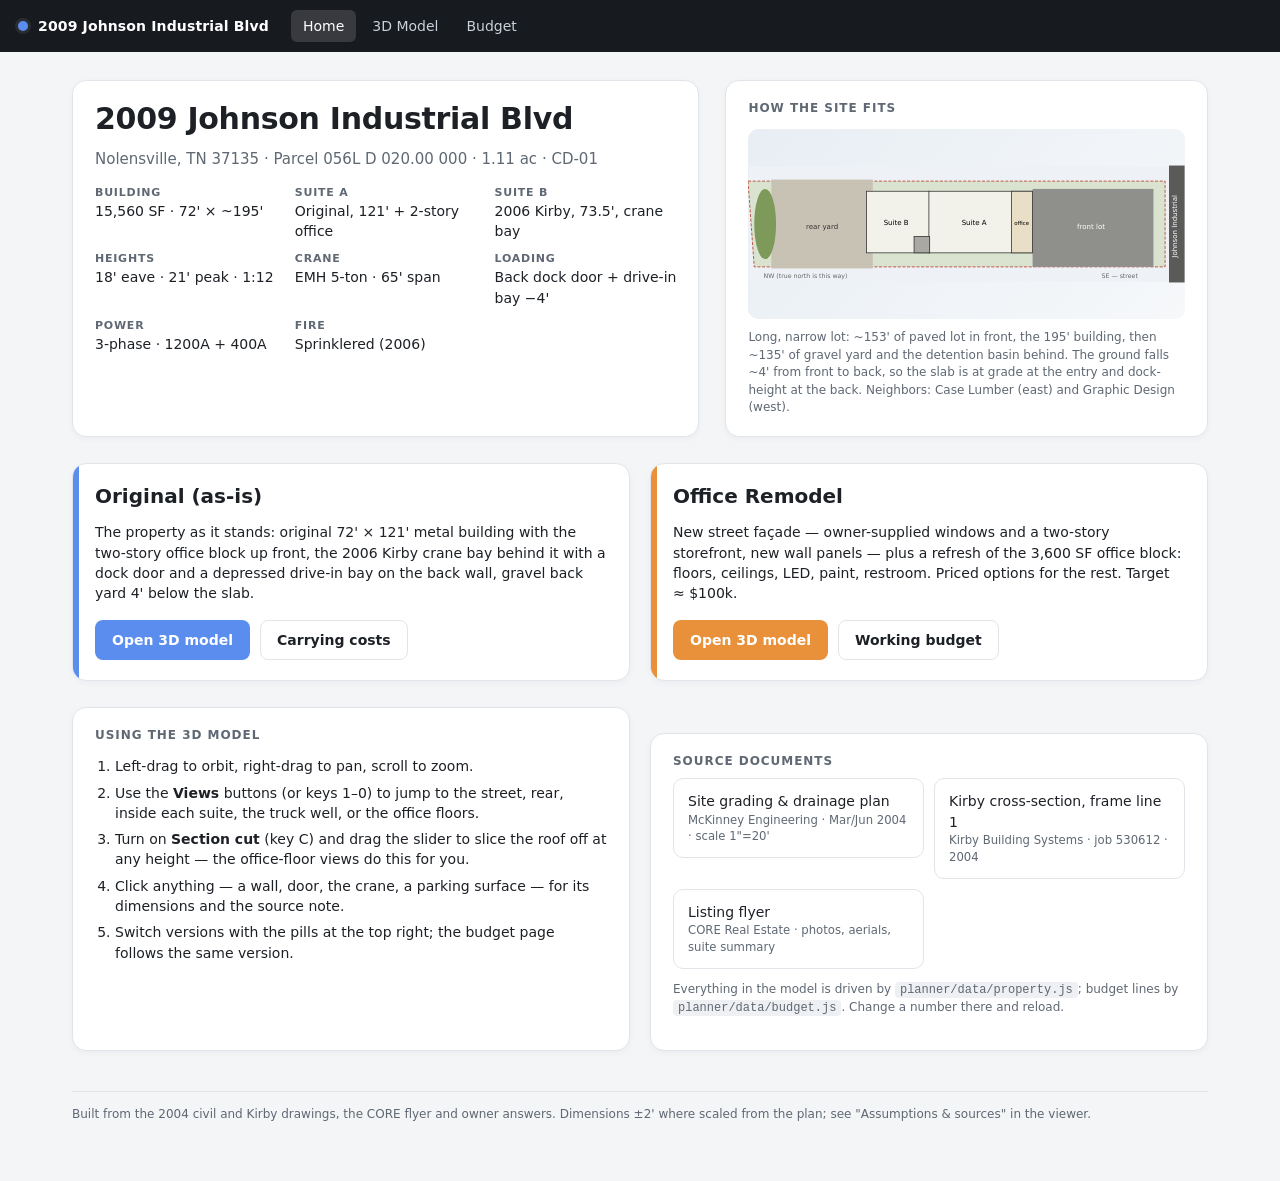
<file: index.html>
<!doctype html>
<html lang="en">
<head>
<meta charset="utf-8">
<meta name="viewport" content="width=device-width, initial-scale=1">
<title>2009 Johnson Industrial Blvd — Planner</title>
<link rel="stylesheet" href="css/style.css">
</head>
<body>
<header class="topbar">
  <a class="brand" href="index.html"><span class="dot"></span>2009 Johnson Industrial Blvd</a>
  <nav>
    <a class="active" href="index.html">Home</a>
    <a href="viewer.html">3D Model</a>
    <a href="budget.html">Budget</a>
  </nav>
</header>

<main class="page">
  <section class="hero">
    <div class="card">
      <h1>2009 Johnson Industrial Blvd</h1>
      <div class="sub">Nolensville, TN 37135 · Parcel 056L D 020.00 000 · 1.11 ac · CD-01</div>
      <div class="facts">
        <div><b>Building</b>15,560 SF · 72' × ~195'</div>
        <div><b>Suite A</b>Original, 121' + 2-story office</div>
        <div><b>Suite B</b>2006 Kirby, 73.5', crane bay</div>
        <div><b>Heights</b>18' eave · 21' peak · 1:12</div>
        <div><b>Crane</b>EMH 5-ton · 65' span</div>
        <div><b>Loading</b>Back dock door + drive-in bay −4'</div>
        <div><b>Power</b>3-phase · 1200A + 400A</div>
        <div><b>Fire</b>Sprinklered (2006)</div>
      </div>
    </div>
    <div class="card">
      <h3>How the site fits</h3>
      <div class="preview" id="site-preview">
        <svg viewBox="0 0 560 150" xmlns="http://www.w3.org/2000/svg" font-family="system-ui" font-size="9">
          <rect x="1" y="1" width="558" height="148" fill="#eef2f6"/>
          <!-- parcel: X from -211 .. 274 ft → 0..485 → scale 1.1 px/ft, origin at x=232px -->
          <polygon points="0,20 535,20 535,130 8,130" fill="#d9e3cf" stroke="#b8321f" stroke-dasharray="4 2"/>
          <rect x="365" y="30" width="155" height="100" fill="#8f8f8c"/>
          <rect x="30" y="18" width="130" height="114" fill="#c8c2b5"/>
          <ellipse cx="22" cy="75" rx="14" ry="45" fill="#7e9a5a"/>
          <rect x="152" y="33" width="81" height="79" fill="#f2f1ea" stroke="#333"/>
          <rect x="232" y="33" width="133" height="79" fill="#f2f1ea" stroke="#333"/>
          <rect x="338" y="33" width="27" height="79" fill="#e9dfc7" stroke="#333"/>
          <rect x="213" y="91" width="20" height="21" fill="#a9a8a2" stroke="#333"/>
          <rect x="540" y="0" width="20" height="150" fill="#5a5b59"/>
          <text x="190" y="76" text-anchor="middle">Suite B</text>
          <text x="290" y="76" text-anchor="middle">Suite A</text>
          <text x="351" y="76" text-anchor="middle" font-size="7">office</text>
          <text x="440" y="82" text-anchor="middle" fill="#fff">front lot</text>
          <text x="95" y="82" text-anchor="middle" fill="#333">rear yard</text>
          <text x="550" y="78" text-anchor="middle" fill="#fff" transform="rotate(-90 550 78)">Johnson Industrial</text>
          <text x="20" y="144" fill="#666" font-size="8">NW (true north is this way)</text>
          <text x="500" y="144" fill="#666" font-size="8" text-anchor="end">SE — street</text>
        </svg>
      </div>
      <p class="hint" style="margin:10px 0 0">Long, narrow lot: ~153' of paved lot in front, the 195' building, then ~135' of gravel yard and the detention basin behind. The ground falls ~4' from front to back, so the slab is at grade at the entry and dock-height at the back. Neighbors: Case Lumber (east) and Graphic Design (west).</p>
    </div>
  </section>

  <section class="versions">
    <div class="card vcard" style="--vc:#5b8def">
      <h2>Original (as-is)</h2>
      <p>The property as it stands: original 72' × 121' metal building with the two-story office block up front, the 2006 Kirby crane bay behind it with a dock door and a depressed drive-in bay on the back wall, gravel back yard 4' below the slab.</p>
      <div class="actions">
        <a class="btn primary" href="viewer.html?v=original">Open 3D model</a>
        <a class="btn" href="budget.html?v=original">Carrying costs</a>
      </div>
    </div>
    <div class="card vcard" style="--vc:#e8913a">
      <h2>Office Remodel</h2>
      <p>New street façade — owner-supplied windows and a two-story storefront, new wall panels — plus a refresh of the 3,600 SF office block: floors, ceilings, LED, paint, restroom. Priced options for the rest. Target ≈ $100k.</p>
      <div class="actions">
        <a class="btn primary" href="viewer.html?v=office">Open 3D model</a>
        <a class="btn" href="budget.html?v=office">Working budget</a>
      </div>
    </div>
  </section>

  <section class="two-col">
    <div class="card">
      <h3>Using the 3D model</h3>
      <ol class="steps">
        <li>Left-drag to orbit, right-drag to pan, scroll to zoom.</li>
        <li>Use the <b>Views</b> buttons (or keys 1–0) to jump to the street, rear, inside each suite, the truck well, or the office floors.</li>
        <li>Turn on <b>Section cut</b> (key C) and drag the slider to slice the roof off at any height — the office-floor views do this for you.</li>
        <li>Click anything — a wall, door, the crane, a parking surface — for its dimensions and the source note.</li>
        <li>Switch versions with the pills at the top right; the budget page follows the same version.</li>
      </ol>
    </div>
    <div class="card docs">
      <h3>Source documents</h3>
      <ul>
        <li><a href="../Site%20Plan.pdf" target="_blank">Site grading &amp; drainage plan<small>McKinney Engineering · Mar/Jun 2004 · scale 1"=20'</small></a></li>
        <li><a href="../Ceiling%20Height%20Drawing.pdf" target="_blank">Kirby cross-section, frame line 1<small>Kirby Building Systems · job 530612 · 2004</small></a></li>
        <li><a href="../2009%20Johnson%20Industrial%20Blvd%20-%20Updated%201.pdf" target="_blank">Listing flyer<small>CORE Real Estate · photos, aerials, suite summary</small></a></li>
      </ul>
      <p class="hint" style="margin-top:12px">Everything in the model is driven by <code>planner/data/property.js</code>; budget lines by <code>planner/data/budget.js</code>. Change a number there and reload.</p>
    </div>
  </section>

  <footer class="foot">Built from the 2004 civil and Kirby drawings, the CORE flyer and owner answers. Dimensions ±2' where scaled from the plan; see "Assumptions &amp; sources" in the viewer.</footer>
</main>
<script>
  // On the public (GitHub Pages) copy the source PDFs are not published — show their names without links.
  if (/github\.io$/.test(location.hostname)) {
    document.querySelectorAll('.docs li a').forEach(a => {
      const span = document.createElement('span'); span.innerHTML = a.innerHTML + '<small>(not published — on the local copy only)</small>';
      span.style.cssText = 'display:block;padding:12px 14px;border:1px dashed var(--line);border-radius:10px;color:var(--muted)';
      a.replaceWith(span);
    });
  }
</script>
</body>
</html>
</file>
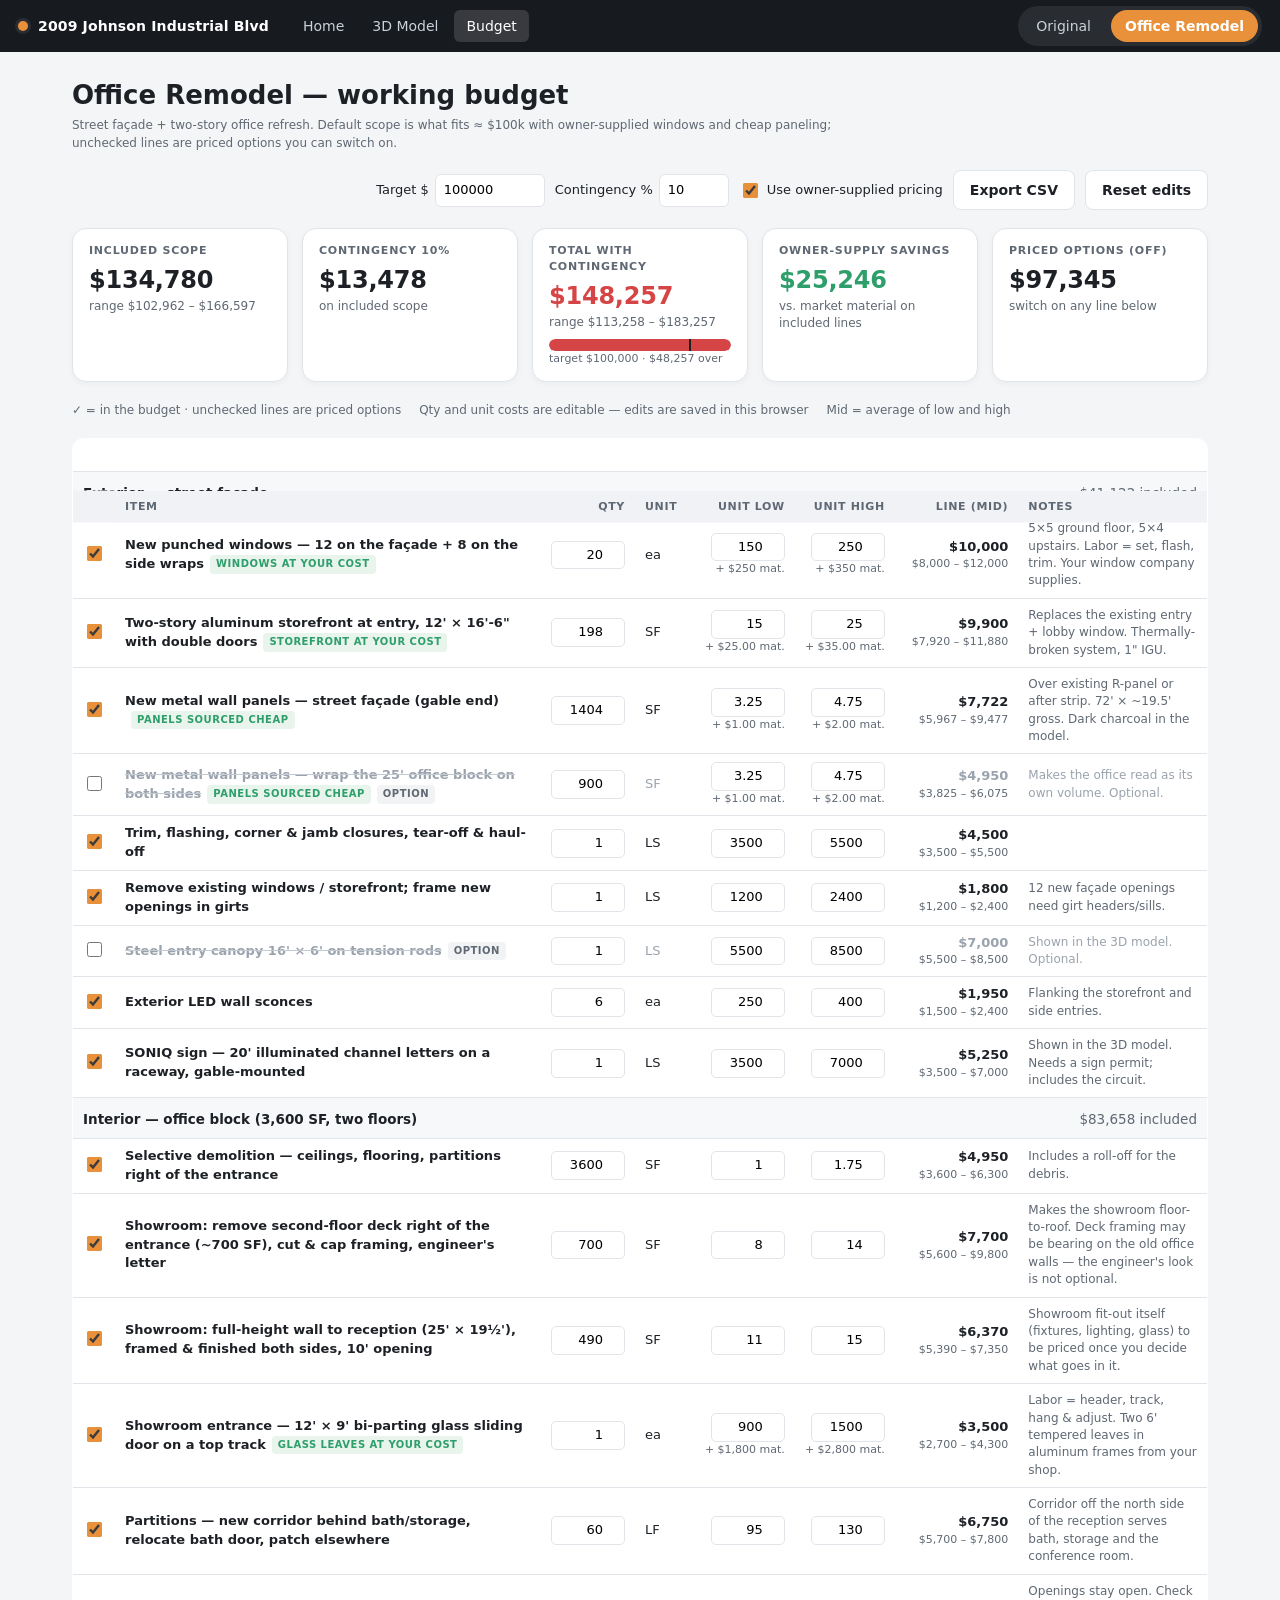
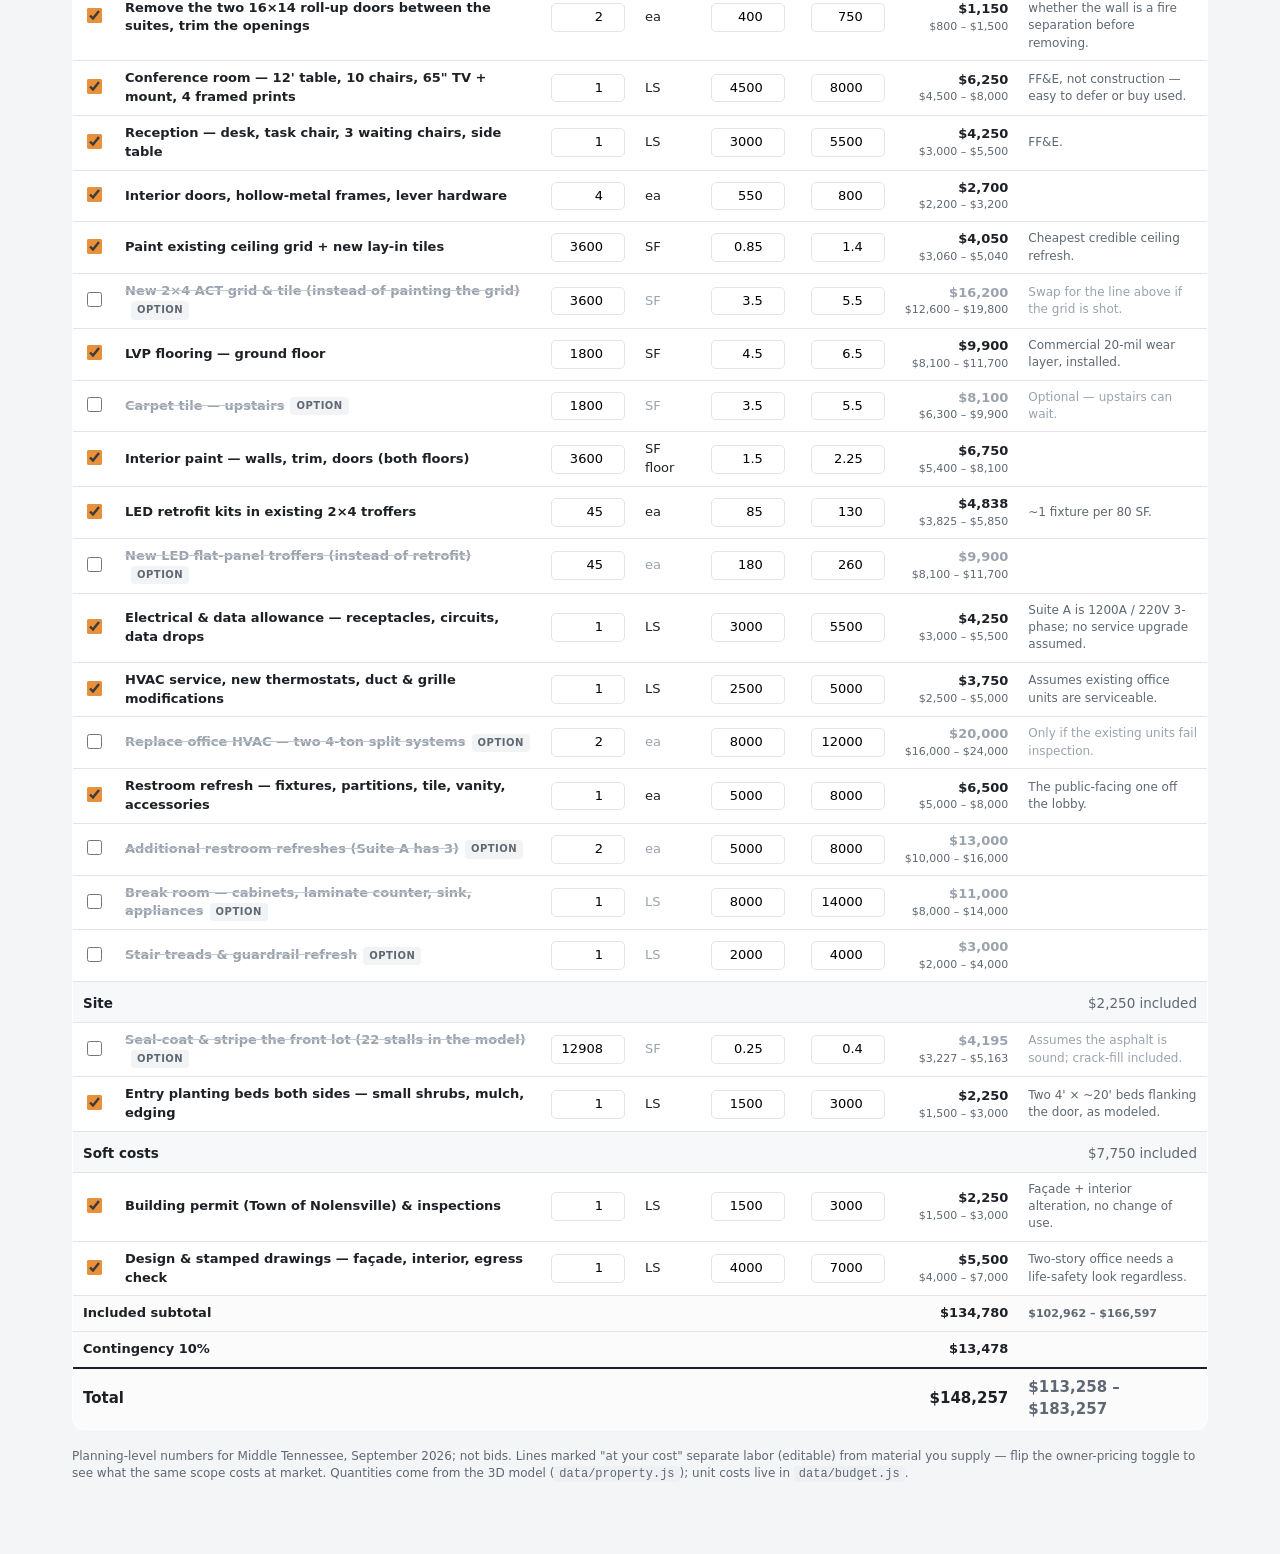
<file: budget.html>
<!doctype html>
<html lang="en">
<head>
<meta charset="utf-8">
<meta name="viewport" content="width=device-width, initial-scale=1">
<title>Budget — 2009 Johnson Industrial Blvd</title>
<link rel="stylesheet" href="css/style.css">
</head>
<body>
<header class="topbar">
  <a class="brand" href="index.html"><span class="dot"></span>2009 Johnson Industrial Blvd</a>
  <nav>
    <a href="index.html">Home</a>
    <a id="model-link" href="viewer.html">3D Model</a>
    <a class="active" href="budget.html">Budget</a>
  </nav>
  <div class="version-pills">
    <a href="budget.html?v=original" data-version="original">Original</a>
    <a href="budget.html?v=office" data-version="office">Office Remodel</a>
  </div>
</header>

<main class="page">
  <div class="budget-head">
    <div>
      <h1 id="b-title"></h1>
      <p class="hint" id="b-intro" style="max-width:760px;margin:6px 0 0"></p>
    </div>
    <div class="controls">
      <label id="target-wrap">Target $ <input type="number" id="target" step="1000"></label>
      <label>Contingency % <input type="number" id="contingency" step="1" style="width:70px"></label>
      <label id="owner-wrap"><input type="checkbox" id="owner-pricing"> Use owner-supplied pricing</label>
      <button id="export" class="btn">Export CSV</button>
      <button id="reset" class="btn">Reset edits</button>
    </div>
  </div>

  <div class="summary" id="summary"></div>

  <div class="legend">
    <span>✓ = in the budget · unchecked lines are priced options</span>
    <span>Qty and unit costs are editable — edits are saved in this browser</span>
    <span>Mid = average of low and high</span>
  </div>

  <div style="overflow-x:auto">
  <table class="budget">
    <thead>
      <tr><th></th><th>Item</th><th class="num">Qty</th><th>Unit</th><th class="num">Unit low</th><th class="num">Unit high</th><th class="num">Line (mid)</th><th>Notes</th></tr>
    </thead>
    <tbody id="rows"></tbody>
    <tfoot id="foot"></tfoot>
  </table>
  </div>

  <p class="foot-note">Planning-level numbers for Middle Tennessee, September 2026; not bids. Lines marked "at your cost" separate labor (editable) from material you supply — flip the owner-pricing toggle to see what the same scope costs at market. Quantities come from the 3D model (<code>data/property.js</code>); unit costs live in <code>data/budget.js</code>.</p>
</main>
<script type="module" src="js/budget.js"></script>
</body>
</html>
</file>
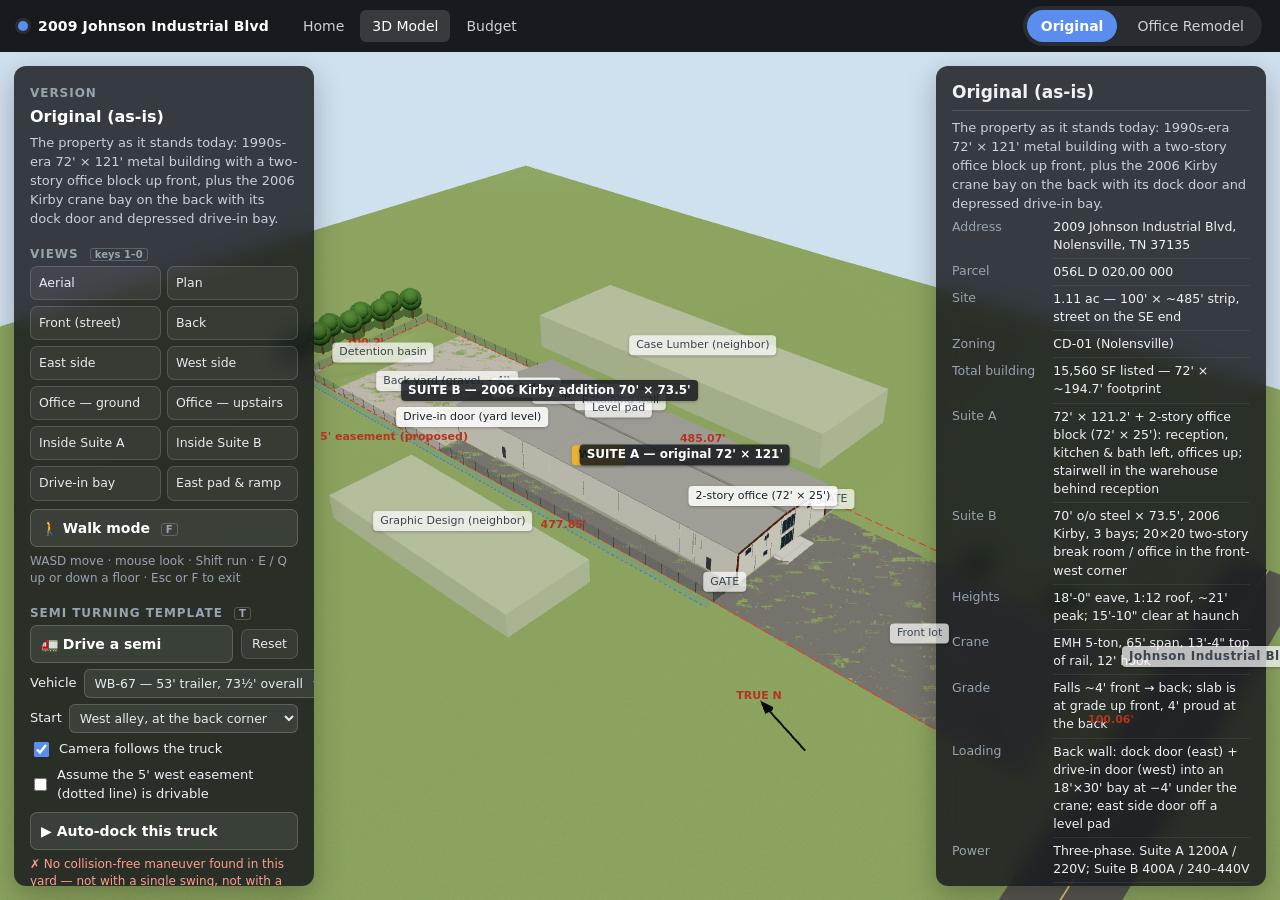
<file: viewer.html>
<!doctype html>
<html lang="en">
<head>
<meta charset="utf-8">
<meta name="viewport" content="width=device-width, initial-scale=1">
<title>3D Model — 2009 Johnson Industrial Blvd</title>
<link rel="stylesheet" href="css/style.css">
<script type="importmap">
{
  "imports": {
    "three": "./vendor/three/three.module.js",
    "three/addons/": "./vendor/three/addons/"
  }
}
</script>
<script>
  // Friendly diagnostics instead of a blank canvas if the 3D engine can't start.
  (function () {
    function show(msg) {
      var el = document.getElementById('load-error'); if (!el) return;
      el.innerHTML = msg; el.style.display = 'block';
    }
    window.addEventListener('DOMContentLoaded', function () {
      if (location.protocol === 'file:') {
        show('<b>Opened as a file.</b> Browsers block the 3D engine on <code>file://</code> pages. Close this tab and double-click <code>planner\\serve.bat</code> instead — it opens <code>http://localhost:8080/planner/</code>.');
      }
    });
    window.addEventListener('error', function (e) {
      if (window.__viewerReady) return;
      show('<b>The 3D viewer hit an error while starting.</b><br><code>' + (e.message || 'Failed to load ' + (e.target && e.target.src || 'a script')) + '</code><br>Make sure you opened the page through <code>serve.bat</code> (http://localhost:8080/planner/). If it still fails, press F12 → Console and send me what it says.');
    }, true);
    setTimeout(function () {
      if (!window.__viewerReady && location.protocol !== 'file:') {
        show('<b>The 3D engine did not start.</b> Open the page through <code>serve.bat</code> (http://localhost:8080/planner/), not by double-clicking the file. Press F12 → Console for details.');
      }
    }, 6000);
  })();
</script>
</head>
<body class="viewer">
<div id="load-error" style="display:none;position:fixed;left:50%;top:70px;transform:translateX(-50%);z-index:50;max-width:640px;background:#fff3e6;color:#5a3a12;border:1px solid #e8b787;border-radius:10px;padding:14px 18px;font-size:14px;line-height:1.5;box-shadow:0 10px 30px rgba(0,0,0,.25)"></div>
<header class="topbar">
  <a class="brand" href="index.html"><span class="dot"></span>2009 Johnson Industrial Blvd</a>
  <nav>
    <a href="index.html">Home</a>
    <a class="active" href="viewer.html">3D Model</a>
    <a id="budget-link" href="budget.html">Budget</a>
  </nav>
  <div class="version-pills">
    <button data-version="original">Original</button>
    <button data-version="office">Office Remodel</button>
  </div>
  <button id="panel-toggle" class="icon-btn" title="Toggle panels">☰</button>
</header>

<main class="viewer-main">
  <aside class="panel left" id="left-panel">
    <section>
      <h3>Version</h3>
      <div id="version-name" class="version-name"></div>
      <p id="version-blurb" class="blurb"></p>
    </section>
    <section>
      <h3>Views <span class="kbd-hint">keys 1–0</span></h3>
      <div class="btn-grid">
        <button data-view="aerial">Aerial</button>
        <button data-view="plan">Plan</button>
        <button data-view="street">Front (street)</button>
        <button data-view="rear">Back</button>
        <button data-view="ne">East side</button>
        <button data-view="sw">West side</button>
        <button data-view="officeG">Office — ground</button>
        <button data-view="officeU">Office — upstairs</button>
        <button data-view="insideA">Inside Suite A</button>
        <button data-view="insideB">Inside Suite B</button>
        <button data-view="well">Drive-in bay</button>
        <button data-view="pad">East pad &amp; ramp</button>
      </div>
      <button id="walk-btn" class="walk-btn">🚶 Walk mode <span class="kbd-hint">F</span></button>
      <p class="hint" style="margin:6px 0 0">WASD move · mouse look · Shift run · E / Q up or down a floor · Esc or F to exit</p>
    </section>
    <section>
      <h3>Semi turning template <span class="kbd-hint">T</span></h3>
      <div class="row-between">
        <button id="truck-btn" class="walk-btn" style="margin-top:0;width:auto;flex:1">🚛 Drive a semi</button>
        <button id="truck-reset" class="link-btn" title="back to the start position">Reset</button>
      </div>
      <label class="row" style="margin-top:6px">Vehicle
        <select id="truck-type" class="sel">
          <option value="WB-67">WB-67 — 53' trailer, 73½' overall</option>
          <option value="WB-50">WB-50 — ~40' trailer, 55' overall</option>
          <option value="WB-40">WB-40 — 33' trailer, 45½' overall</option>
        </select>
      </label>
      <label class="row" style="margin-top:6px">Start
        <select id="truck-start" class="sel">
          <option value="alley">West alley, at the back corner</option>
          <option value="yard">Back yard, facing the dock</option>
          <option value="street">On the street, lot on the right</option>
        </select>
      </label>
      <label class="row" style="margin-top:6px"><input type="checkbox" id="truck-follow" checked> Camera follows the truck</label>
      <label class="row" style="margin-top:6px"><input type="checkbox" id="truck-easement"> Assume the 5' west easement (dotted line) is drivable</label>
      <button id="truck-auto" class="walk-btn" style="margin-top:8px">▶ Auto-dock this truck</button>
      <p class="hint" id="truck-auto-note" style="margin:6px 0 0"></p>
      <p class="hint" style="margin:6px 0 0">↑ ↓ drive (hold) · ← → steer · Shift creep. Tracks: <span style="color:#ff8c1a">orange</span> = trailer rear, <span style="color:#7fb0ff">blue</span> = tractor front, red = hitting something.</p>
      <div id="truck-status" class="truck-status"></div>
    </section>
    <section>
      <h3>Measure <span class="kbd-hint">M</span></h3>
      <div class="row-between">
        <button id="measure-btn" class="walk-btn" style="margin-top:0;width:auto;flex:1">📏 Tape measure</button>
        <button id="measure-clear" class="link-btn">Clear</button>
      </div>
      <p class="hint" style="margin:6px 0 0">Click a start point, then an end point. Esc cancels a half-made measurement.</p>
      <div id="measure-list" class="measure-list"></div>
    </section>
    <section>
      <h3>Layers</h3>
      <div class="check-grid">
        <label><input type="checkbox" data-layer="roof"> Roof <span class="kbd-hint">R</span></label>
        <label><input type="checkbox" data-layer="walls"> Walls</label>
        <label><input type="checkbox" data-layer="doors"> Doors / glazing</label>
        <label><input type="checkbox" data-layer="structure"> Steel frames</label>
        <label><input type="checkbox" data-layer="interior"> Interior</label>
        <label><input type="checkbox" data-layer="crane"> Crane</label>
        <label><input type="checkbox" data-layer="site"> Site</label>
        <label><input type="checkbox" data-layer="neighbors"> Neighbors</label>
        <label><input type="checkbox" data-layer="labels"> Labels</label>
      </div>
    </section>
    <section>
      <h3>Section cut <span class="kbd-hint">C</span></h3>
      <label class="row"><input type="checkbox" id="cut-toggle"> Cut everything above <strong id="cut-val">12.0 ft</strong></label>
      <input type="range" id="cut-range" min="2" max="26" step="0.5" value="12">
    </section>
    <section class="row-between">
      <label><input type="checkbox" id="shadow-toggle" checked> Shadows</label>
      <button id="assumptions-btn" class="link-btn">Assumptions &amp; sources</button>
    </section>
    <p class="hint" id="measure-hint"></p>
  </aside>

  <div id="canvas-wrap"></div>
  <div id="walk-hud" hidden>
    <div class="crosshair"></div>
    <div class="walk-tip" id="walk-tip">WASD move · mouse look · Shift run · E/Q change floor · Esc or F to exit</div>
    <div class="walk-resume" id="walk-resume" hidden>Paused — <b>click</b> to keep walking, or press <b>F</b> to exit walk mode</div>
  </div>

  <aside class="panel right" id="right-panel">
    <h2 id="info-title"></h2>
    <div id="info-body"></div>
  </aside>
</main>

<dialog id="assumptions">
  <h3>Assumptions &amp; sources</h3>
  <ul></ul>
  <p class="hint">Sources: McKinney Engineering site grading plan (2004), Kirby Building Systems cross-section job 530612 (2004), CORE Real Estate flyer, owner answers (Sept 2026). Edit <code>data/property.js</code> to change anything.</p>
  <form method="dialog"><button class="primary">Close</button></form>
</dialog>

<script type="module" src="js/viewer.js"></script>
</body>
</html>
</file>
<file: css/style.css>
:root {
  --bg: #f4f5f7;
  --panel: #ffffff;
  --ink: #1d2126;
  --muted: #5f6873;
  --line: #e1e5ea;
  --accent: #5b8def;
  --accent-ink: #ffffff;
  --top: #171a1f;
  --glass: rgba(20, 23, 28, 0.82);
  --glass-ink: #eef1f5;
  --good: #2e9e6b;
  --warn: #d98b2b;
  --bad: #d64545;
  font-family: "Segoe UI", system-ui, -apple-system, Roboto, Helvetica, Arial, sans-serif;
}
* { box-sizing: border-box; }
html, body { margin: 0; height: 100%; }
body { background: var(--bg); color: var(--ink); font-size: 14px; line-height: 1.45; }
a { color: inherit; }
h1, h2, h3 { margin: 0 0 .4em; line-height: 1.2; }
h3 { font-size: 12px; text-transform: uppercase; letter-spacing: .08em; color: var(--muted); }
code { background: #eef0f3; padding: 1px 5px; border-radius: 4px; font-size: 12px; }
button { font: inherit; cursor: pointer; }
.hint { color: var(--muted); font-size: 12px; }
.kbd-hint { font-size: 10px; color: var(--muted); border: 1px solid var(--line); border-radius: 3px; padding: 0 4px; margin-left: 6px; text-transform: none; letter-spacing: 0; }

/* ---------- top bar ---------- */
.topbar {
  position: sticky; top: 0; z-index: 20; height: 52px;
  display: flex; align-items: center; gap: 22px; padding: 0 18px;
  background: var(--top); color: #fff;
}
.topbar .brand { font-weight: 600; text-decoration: none; letter-spacing: .01em; display: flex; align-items: center; gap: 10px; white-space: nowrap; }
.topbar .brand .dot { width: 10px; height: 10px; border-radius: 50%; background: var(--accent); box-shadow: 0 0 0 3px rgba(255,255,255,.08); }
.topbar nav { display: flex; gap: 4px; }
.topbar nav a { color: #c9d1db; text-decoration: none; padding: 6px 12px; border-radius: 6px; }
.topbar nav a:hover { background: rgba(255,255,255,.08); color: #fff; }
.topbar nav a.active { background: rgba(255,255,255,.14); color: #fff; }
.version-pills { margin-left: auto; display: flex; gap: 6px; background: rgba(255,255,255,.08); padding: 4px; border-radius: 999px; }
.version-pills button, .version-pills a { border: 0; background: transparent; color: #c9d1db; padding: 6px 14px; border-radius: 999px; text-decoration: none; }
.version-pills button.active, .version-pills a.active { background: var(--accent); color: var(--accent-ink); font-weight: 600; }
.icon-btn { border: 0; background: transparent; color: #fff; font-size: 18px; padding: 4px 8px; display: none; }

/* ---------- viewer ---------- */
body.viewer { overflow: hidden; }
.viewer-main { position: relative; height: calc(100vh - 52px); }
#canvas-wrap { position: absolute; inset: 0; }
#canvas-wrap canvas { display: block; }
.label-layer { position: absolute; inset: 0; pointer-events: auto; }
.panel {
  position: absolute; top: 14px; bottom: 14px; width: 300px; overflow: auto;
  background: var(--glass); color: var(--glass-ink); backdrop-filter: blur(10px);
  border-radius: 12px; padding: 16px; box-shadow: 0 10px 30px rgba(0,0,0,.25); z-index: 5;
  scrollbar-width: thin; scrollbar-color: rgba(255,255,255,.2) transparent;
}
.panel.left { left: 14px; }
.panel.right { right: 14px; width: 330px; }
.panel h2 { font-size: 17px; margin-bottom: 8px; padding-bottom: 8px; border-bottom: 1px solid rgba(255,255,255,.12); }
.panel h3 { color: #98a3b0; margin-top: 4px; }
.panel section { margin-bottom: 18px; }
.panel .hint { color: #98a3b0; }
.panel .kbd-hint { border-color: rgba(255,255,255,.2); color: #98a3b0; }
.version-name { font-size: 16px; font-weight: 600; color: #fff; }
.blurb { color: #c8d0d9; font-size: 13px; margin: 6px 0 0; }
.btn-grid { display: grid; grid-template-columns: 1fr 1fr; gap: 6px; }
.btn-grid button, .link-btn {
  border: 1px solid rgba(255,255,255,.14); background: rgba(255,255,255,.06); color: #e6ebf1;
  border-radius: 7px; padding: 7px 8px; text-align: left; font-size: 12.5px;
}
.btn-grid button:hover, .link-btn:hover { background: rgba(255,255,255,.12); }
.btn-grid button.active { background: var(--accent); border-color: var(--accent); color: var(--accent-ink); }
.link-btn { padding: 5px 10px; }
.check-grid { display: grid; grid-template-columns: 1fr 1fr; gap: 4px 10px; }
.check-grid label, .row { display: flex; align-items: center; gap: 7px; font-size: 13px; }
.row-between { display: flex; align-items: center; justify-content: space-between; gap: 8px; }
input[type="range"] { width: 100%; accent-color: var(--accent); }
input[type="checkbox"] { accent-color: var(--accent); width: 15px; height: 15px; }
.kv { width: 100%; border-collapse: collapse; font-size: 12.5px; }
.kv th { text-align: left; color: #98a3b0; font-weight: 500; padding: 4px 8px 4px 0; vertical-align: top; width: 34%; }
.kv td { padding: 4px 0; border-bottom: 1px solid rgba(255,255,255,.07); }
.note { background: rgba(255,255,255,.07); border-left: 3px solid var(--accent); padding: 8px 10px; border-radius: 0 6px 6px 0; font-size: 12.5px; color: #d5dce4; }

/* CSS2D labels */
.lbl { font-size: 11px; color: #1d2126; background: rgba(255,255,255,.85); padding: 2px 7px; border-radius: 4px; white-space: nowrap; pointer-events: none; box-shadow: 0 1px 3px rgba(0,0,0,.25); transform: translateY(-50%); }
.lbl.big { font-size: 12px; font-weight: 600; background: rgba(23,26,31,.85); color: #fff; }
.lbl.room { font-size: 10px; background: rgba(255,250,235,.9); border: 1px solid rgba(0,0,0,.12); }
.lbl.room.up { background: rgba(232,243,255,.92); }
.lbl.site { background: rgba(255,255,255,.7); color: #3b444e; }
.lbl.site.big { font-size: 12px; font-weight: 600; letter-spacing: .04em; }
.lbl.dim { background: transparent; color: #b8321f; font-weight: 600; box-shadow: none; }
.lbl.crane { background: rgba(240,180,41,.92); font-weight: 600; }

.walk-btn { width: 100%; margin-top: 8px; border: 1px solid rgba(255,255,255,.18); background: rgba(255,255,255,.08); color: #fff; border-radius: 7px; padding: 8px 10px; font-weight: 600; text-align: left; }
.walk-btn:hover { background: rgba(255,255,255,.14); }
.walk-btn.active { background: var(--accent); border-color: var(--accent); color: var(--accent-ink); }
#walk-hud { position: absolute; inset: 0; pointer-events: none; z-index: 6; }
#walk-hud .crosshair { position: absolute; left: 50%; top: 50%; width: 14px; height: 14px; margin: -7px 0 0 -7px; border: 2px solid rgba(255,255,255,.85); border-radius: 50%; box-shadow: 0 0 0 1px rgba(0,0,0,.5); }
#walk-hud .walk-tip { position: absolute; left: 50%; bottom: 18px; transform: translateX(-50%); background: rgba(20,23,28,.8); color: #fff; padding: 6px 12px; border-radius: 999px; font-size: 12px; white-space: nowrap; }
#walk-hud .walk-resume { position: absolute; left: 50%; top: 50%; transform: translate(-50%, -50%); background: rgba(20,23,28,.9); color: #fff; padding: 16px 22px; border-radius: 10px; font-size: 15px; pointer-events: none; }
body.walking .panel.right { display: none; }
body.measuring .label-layer { cursor: crosshair; }
.measure-list { margin-top: 8px; font-size: 12px; color: #c8d0d9; }
.measure-list div { display: flex; justify-content: space-between; gap: 8px; padding: 3px 0; border-bottom: 1px solid rgba(255,255,255,.07); }
.measure-list div b { color: #ffd54a; font-variant-numeric: tabular-nums; }
.measure-list div button { border: 0; background: transparent; color: #98a3b0; cursor: pointer; padding: 0 4px; }
.sel { flex: 1; font: inherit; font-size: 12.5px; padding: 5px 6px; border-radius: 6px; border: 1px solid rgba(255,255,255,.18); background: rgba(255,255,255,.08); color: #e6ebf1; }
.sel option { color: #1d2126; }
.truck-status { margin-top: 8px; font-size: 12px; color: #ffd54a; min-height: 1.4em; font-variant-numeric: tabular-nums; }
.truck-status.hit { color: #ff7b6b; font-weight: 600; }
.lbl.measure { background: #ffd54a; color: #1d2126; font-weight: 700; font-size: 12px; box-shadow: 0 1px 4px rgba(0,0,0,.4); }
.lbl.measure.preview { opacity: .85; }
body.walking .label-layer { cursor: none; }

dialog { border: 0; border-radius: 12px; padding: 22px 26px; max-width: 640px; box-shadow: 0 20px 60px rgba(0,0,0,.35); }
dialog::backdrop { background: rgba(0,0,0,.45); }
dialog ul { padding-left: 18px; }
dialog li { margin-bottom: 6px; }
button.primary { background: var(--accent); color: var(--accent-ink); border: 0; border-radius: 7px; padding: 8px 16px; font-weight: 600; }

body.panel-collapsed .panel { display: none; }
@media (max-width: 1100px) {
  .panel.left { width: 250px; } .panel.right { width: 280px; }
  .icon-btn { display: block; }
}
@media (max-width: 760px) {
  .panel { position: absolute; top: auto; bottom: 0; left: 0 !important; right: 0 !important; width: auto; max-height: 45vh; border-radius: 12px 12px 0 0; }
  .panel.right { display: none; }
  .topbar nav { display: none; }
}

/* ---------- pages (hub + budget) ---------- */
.page { max-width: 1180px; margin: 0 auto; padding: 28px 22px 60px; }
.hero { display: grid; grid-template-columns: 1.3fr 1fr; gap: 26px; align-items: stretch; margin-bottom: 26px; }
.hero h1 { font-size: 30px; font-weight: 650; letter-spacing: -.01em; }
.hero .sub { color: var(--muted); font-size: 15px; }
.card { background: var(--panel); border: 1px solid var(--line); border-radius: 14px; padding: 20px 22px; box-shadow: 0 2px 6px rgba(20,30,40,.04); }
.facts { display: grid; grid-template-columns: repeat(auto-fit, minmax(160px, 1fr)); gap: 10px 18px; margin-top: 14px; }
.facts div b { display: block; font-size: 11px; text-transform: uppercase; letter-spacing: .07em; color: var(--muted); }
.versions { display: grid; grid-template-columns: 1fr 1fr; gap: 20px; }
.vcard { position: relative; overflow: hidden; }
.vcard::before { content: ""; position: absolute; left: 0; top: 0; bottom: 0; width: 6px; background: var(--vc, var(--accent)); }
.vcard h2 { font-size: 20px; }
.vcard .actions { display: flex; gap: 10px; margin-top: 16px; }
.btn { display: inline-flex; align-items: center; gap: 8px; text-decoration: none; padding: 9px 16px; border-radius: 8px; border: 1px solid var(--line); background: #fff; font-weight: 600; color: var(--ink); }
.btn.primary { background: var(--vc, var(--accent)); color: #fff; border-color: transparent; }
.btn:hover { filter: brightness(.96); }
.preview { height: 190px; border-radius: 10px; background: linear-gradient(135deg, #e8eef4, #f6f8fa); display: grid; place-items: center; color: var(--muted); font-size: 13px; margin-top: 14px; overflow: hidden; }
.preview svg { width: 100%; height: 100%; }
.docs { margin-top: 26px; }
.docs ul { list-style: none; padding: 0; margin: 10px 0 0; display: grid; grid-template-columns: repeat(auto-fit, minmax(240px, 1fr)); gap: 10px; }
.docs li a { display: block; padding: 12px 14px; border: 1px solid var(--line); border-radius: 10px; text-decoration: none; background: #fff; }
.docs li a:hover { border-color: var(--accent); }
.docs li small { display: block; color: var(--muted); }
.two-col { display: grid; grid-template-columns: 1fr 1fr; gap: 20px; margin-top: 26px; }
ol.steps { padding-left: 20px; } ol.steps li { margin-bottom: 6px; }
footer.foot { color: var(--muted); font-size: 12px; margin-top: 40px; border-top: 1px solid var(--line); padding-top: 14px; }

/* ---------- budget ---------- */
.budget-head { display: flex; flex-wrap: wrap; align-items: end; gap: 18px; margin-bottom: 18px; }
.budget-head h1 { font-size: 26px; margin: 0; }
.budget-head .controls { margin-left: auto; display: flex; flex-wrap: wrap; gap: 10px; align-items: center; }
.budget-head label { display: flex; align-items: center; gap: 6px; font-size: 13px; }
.budget-head input[type="number"] { width: 110px; padding: 6px 8px; border: 1px solid var(--line); border-radius: 6px; font: inherit; }
.summary { display: grid; grid-template-columns: repeat(auto-fit, minmax(190px, 1fr)); gap: 14px; margin-bottom: 20px; }
.stat { padding: 14px 16px; }
.stat b { display: block; font-size: 11px; text-transform: uppercase; letter-spacing: .07em; color: var(--muted); margin-bottom: 4px; }
.stat .v { font-size: 24px; font-weight: 650; letter-spacing: -.01em; }
.stat .r { color: var(--muted); font-size: 12px; }
.stat.good .v { color: var(--good); } .stat.warn .v { color: var(--warn); } .stat.bad .v { color: var(--bad); }
.target-bar { height: 12px; background: #e6e9ee; border-radius: 999px; overflow: hidden; position: relative; margin-top: 8px; }
.target-bar .fill { height: 100%; background: var(--accent); border-radius: 999px; transition: width .3s; }
.target-bar .fill.over { background: var(--bad); }
.target-bar .mark { position: absolute; top: -3px; bottom: -3px; width: 2px; background: var(--ink); }
table.budget { width: 100%; border-collapse: collapse; background: #fff; border: 1px solid var(--line); border-radius: 12px; overflow: hidden; font-size: 13px; }
table.budget th, table.budget td { padding: 8px 10px; border-bottom: 1px solid var(--line); vertical-align: middle; }
table.budget thead th { background: #f0f2f5; text-align: left; font-size: 11px; text-transform: uppercase; letter-spacing: .06em; color: var(--muted); position: sticky; top: 52px; z-index: 2; }
table.budget tr.cat td { background: #f7f8fa; font-weight: 650; font-size: 13.5px; padding-top: 12px; }
table.budget tr.cat td .sub { float: right; font-weight: 500; color: var(--muted); }
table.budget td.num, table.budget th.num { text-align: right; font-variant-numeric: tabular-nums; white-space: nowrap; }
table.budget tr.off td { color: #9aa3ad; }
table.budget tr.off td .name { text-decoration: line-through; text-decoration-color: #c4cad1; }
table.budget input.q, table.budget input.c { width: 74px; padding: 4px 6px; border: 1px solid var(--line); border-radius: 5px; font: inherit; text-align: right; background: #fff; }
table.budget input.q:focus, table.budget input.c:focus { outline: 2px solid var(--accent); border-color: transparent; }
table.budget .name { font-weight: 550; }
table.budget .notes { color: var(--muted); font-size: 12px; max-width: 300px; }
.badge { display: inline-block; font-size: 10px; font-weight: 700; letter-spacing: .05em; text-transform: uppercase; padding: 2px 6px; border-radius: 4px; background: #e8f4ec; color: var(--good); margin-left: 6px; vertical-align: middle; }
.badge.opt { background: #f2f3f5; color: var(--muted); }
table.budget tfoot td { font-weight: 650; background: #fbfbfc; }
table.budget tfoot tr.grand td { font-size: 15px; border-top: 2px solid var(--ink); }
.tiny { font-size: 11px; color: var(--muted); }
.legend { display: flex; gap: 18px; flex-wrap: wrap; color: var(--muted); font-size: 12px; margin: 10px 0 18px; }
.foot-note { margin-top: 18px; color: var(--muted); font-size: 12px; }
@media (max-width: 900px) { .hero, .versions, .two-col { grid-template-columns: 1fr; } table.budget .notes { display: none; } }
@media print { .topbar, .budget-head .controls { display: none; } body { background: #fff; } table.budget thead th { position: static; } }
</file>
